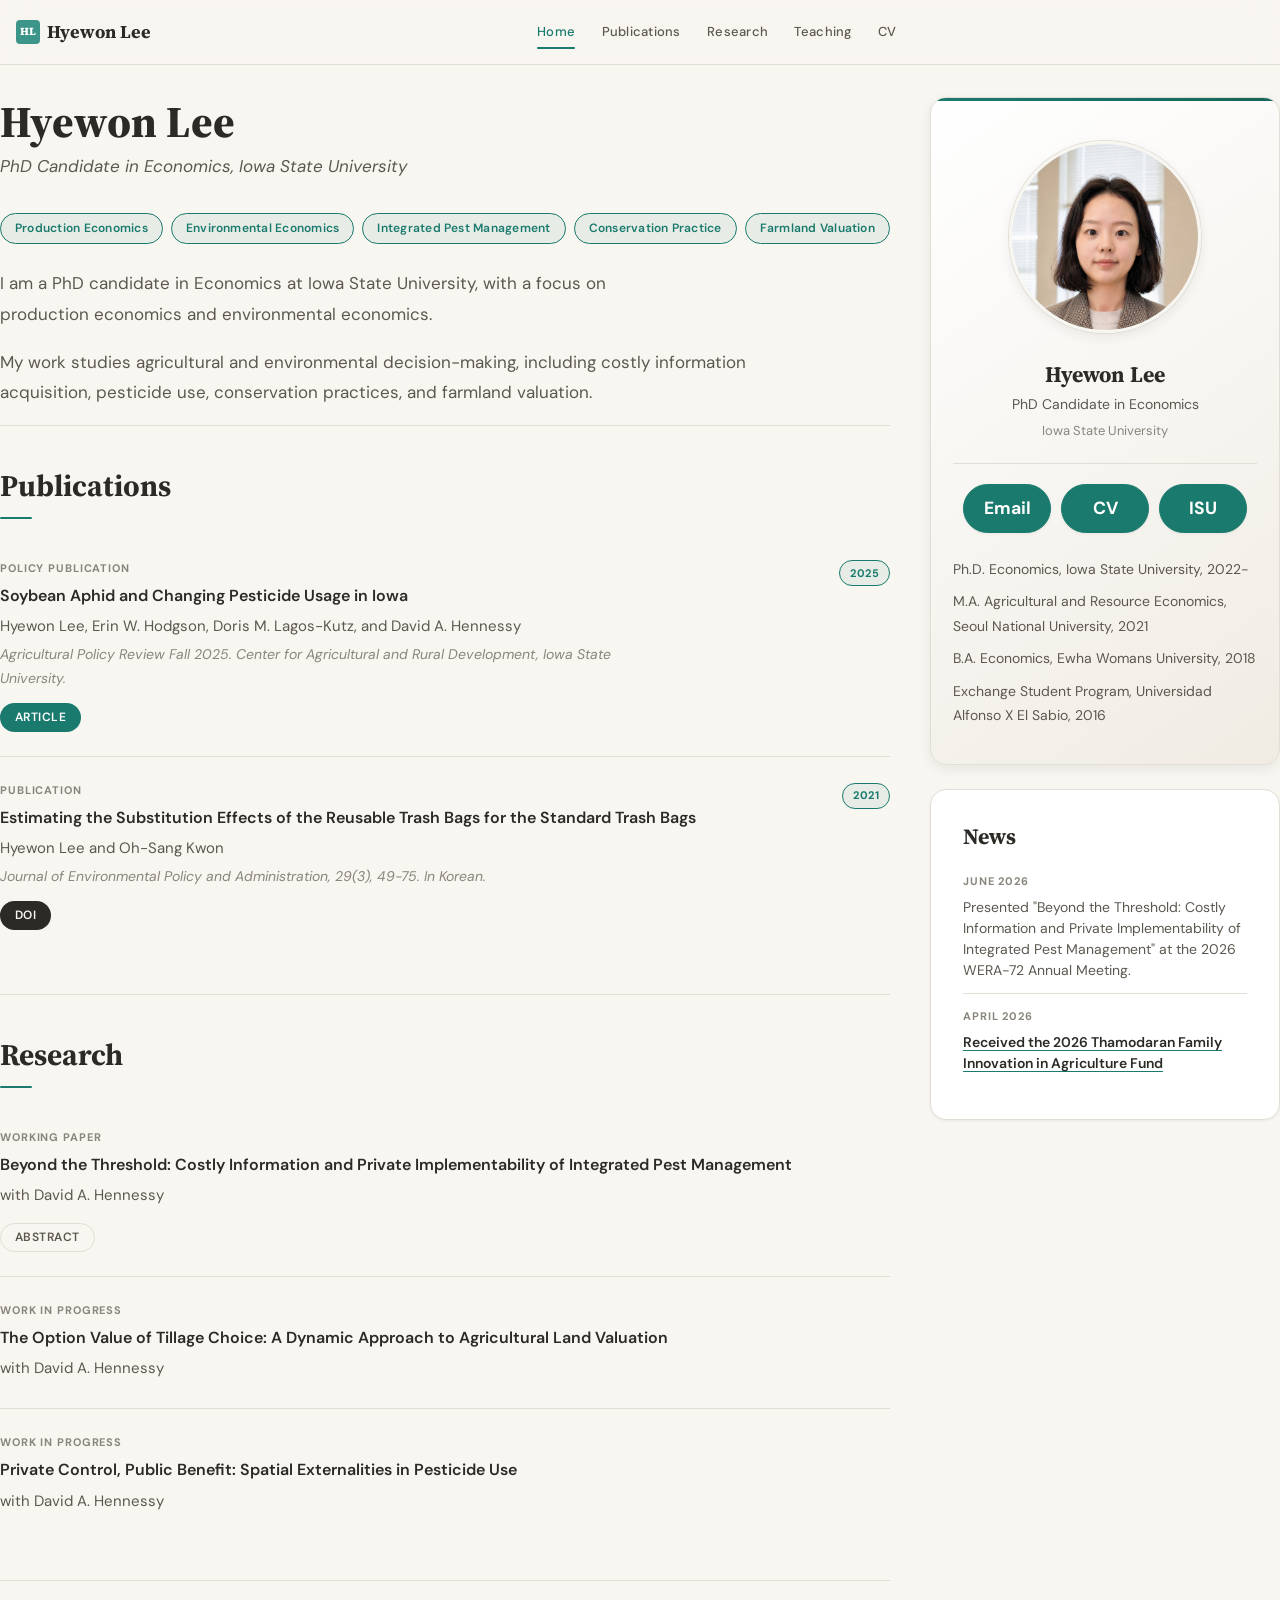
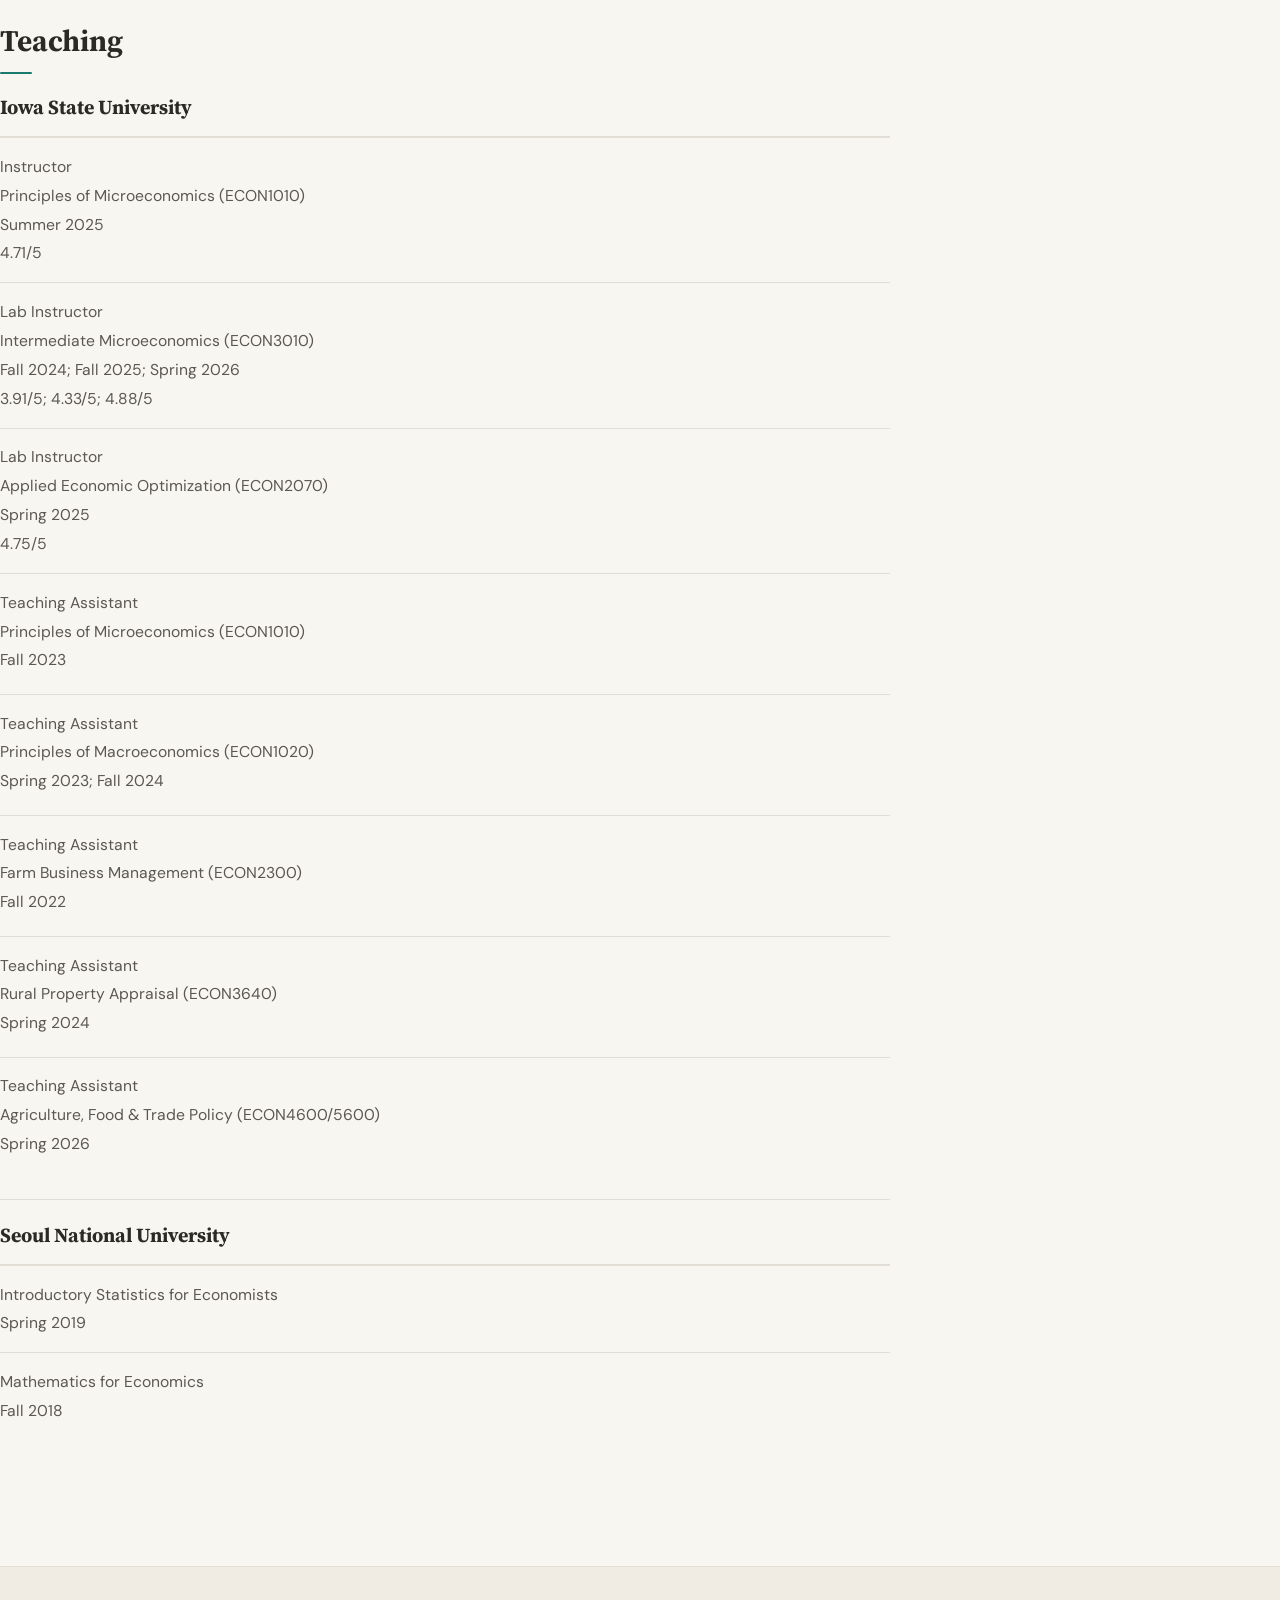
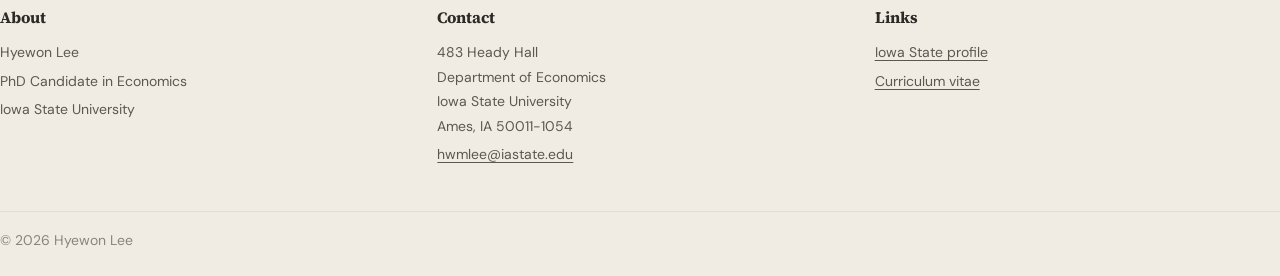
<file: index.html>
<!doctype html>
<html lang="en">
  <head>
    <meta charset="utf-8" />
    <meta name="viewport" content="width=device-width, initial-scale=1" />
    <meta
      name="description"
      content="Hyewon Lee is a PhD candidate in Economics at Iowa State University researching production economics, environmental economics, integrated pest management, pesticide use, conservation practices, and farmland valuation."
    />
    <meta name="author" content="Hyewon Lee" />
    <meta name="robots" content="index, follow" />
    <meta name="googlebot" content="index, follow" />
    <meta name="theme-color" content="#1a7a6d" />
    <title>Hyewon Lee | Economics PhD Candidate at Iowa State University</title>
    <link rel="canonical" href="https://hwmlee29.github.io/" />
    <link rel="me" href="https://www.econ.iastate.edu/people/hyewon-lee" />
    <link rel="sitemap" type="application/xml" href="/sitemap.xml" />
    <meta property="og:type" content="profile" />
    <meta property="og:url" content="https://hwmlee29.github.io/" />
    <meta property="og:site_name" content="Hyewon Lee" />
    <meta
      property="og:title"
      content="Hyewon Lee | Economics PhD Candidate at Iowa State University"
    />
    <meta
      property="og:description"
      content="Research in production economics, environmental economics, integrated pest management, pesticide use, conservation practices, and farmland valuation."
    />
    <meta property="og:image" content="https://hwmlee29.github.io/assets/profile.jpg" />
    <meta property="og:image:alt" content="Portrait of Hyewon Lee" />
    <meta property="profile:first_name" content="Hyewon" />
    <meta property="profile:last_name" content="Lee" />
    <meta name="twitter:card" content="summary" />
    <meta
      name="twitter:title"
      content="Hyewon Lee | Economics PhD Candidate at Iowa State University"
    />
    <meta
      name="twitter:description"
      content="Research in production economics, environmental economics, integrated pest management, pesticide use, conservation practices, and farmland valuation."
    />
    <meta name="twitter:image" content="https://hwmlee29.github.io/assets/profile.jpg" />
    <link rel="preconnect" href="https://fonts.googleapis.com" />
    <link rel="preconnect" href="https://fonts.gstatic.com" crossorigin />
    <link
      href="https://fonts.googleapis.com/css2?family=DM+Sans:wght@400;500;600;700&family=Source+Serif+4:opsz,wght@8..60,600;8..60,700;8..60,800&display=swap"
      rel="stylesheet"
    />
    <link rel="icon" href="./assets/favicon.svg" type="image/svg+xml" />
    <link rel="stylesheet" href="./styles.css" />
    <script type="application/ld+json">
      {
        "@context": "https://schema.org",
        "@graph": [
          {
            "@type": "WebSite",
            "@id": "https://hwmlee29.github.io/#website",
            "url": "https://hwmlee29.github.io/",
            "name": "Hyewon Lee",
            "description": "Academic homepage for Hyewon Lee, PhD candidate in Economics at Iowa State University.",
            "inLanguage": "en"
          },
          {
            "@type": "ProfilePage",
            "@id": "https://hwmlee29.github.io/#profile-page",
            "url": "https://hwmlee29.github.io/",
            "name": "Hyewon Lee | Economics",
            "description": "Hyewon Lee is a PhD candidate in Economics at Iowa State University researching production economics, environmental economics, integrated pest management, pesticide use, conservation practices, and farmland valuation.",
            "inLanguage": "en",
            "isPartOf": {
              "@id": "https://hwmlee29.github.io/#website"
            },
            "mainEntity": {
              "@id": "https://hwmlee29.github.io/#hyewon-lee"
            }
          },
          {
            "@type": "Person",
            "@id": "https://hwmlee29.github.io/#hyewon-lee",
            "name": "Hyewon Lee",
            "givenName": "Hyewon",
            "familyName": "Lee",
            "url": "https://hwmlee29.github.io/",
            "image": "https://hwmlee29.github.io/assets/profile.jpg",
            "email": "mailto:hwmlee@iastate.edu",
            "jobTitle": "PhD Candidate in Economics",
            "affiliation": {
              "@type": "CollegeOrUniversity",
              "name": "Iowa State University",
              "url": "https://www.iastate.edu/"
            },
            "alumniOf": [
              {
                "@type": "CollegeOrUniversity",
                "name": "Seoul National University",
                "url": "https://en.snu.ac.kr/"
              },
              {
                "@type": "CollegeOrUniversity",
                "name": "Ewha Womans University",
                "url": "https://www.ewha.ac.kr/"
              }
            ],
            "address": {
              "@type": "PostalAddress",
              "streetAddress": "483 Heady Hall, Department of Economics, Iowa State University",
              "addressLocality": "Ames",
              "addressRegion": "IA",
              "postalCode": "50011-1054",
              "addressCountry": "US"
            },
            "knowsAbout": [
              "Production economics",
              "Environmental economics",
              "Integrated Pest Management",
              "Pesticide use",
              "Conservation practices",
              "Farmland valuation",
              "Agricultural policy"
            ],
            "sameAs": [
              "https://www.econ.iastate.edu/people/hyewon-lee"
            ]
          }
        ]
      }
    </script>
  </head>
  <body>
    <header class="navbar">
      <div class="nav-inner">
        <a class="navbar-brand" href="#top" aria-label="Hyewon Lee home">
          <span class="brand-mark">HL</span>
          <span>Hyewon Lee</span>
        </a>

        <input class="nav-toggle" type="checkbox" id="nav-toggle" />
        <label class="navbar-toggler" for="nav-toggle" aria-label="Toggle navigation">
          <span></span>
          <span></span>
          <span></span>
        </label>

        <nav class="navbar-nav" aria-label="Primary navigation">
          <a class="active" href="#top">Home</a>
          <a href="#publications">Publications</a>
          <a href="#research">Research</a>
          <a href="#teaching">Teaching</a>
          <a href="./assets/CV_Hyewon.pdf">CV</a>
        </nav>
      </div>
    </header>

    <main id="top" class="home-grid">
      <div class="home-content">
        <section class="intro" aria-labelledby="intro-heading">
          <h1 id="intro-heading" class="home-hero">Hyewon Lee</h1>
          <p class="home-hero-sub">
            PhD Candidate in Economics, Iowa State University
          </p>

          <div class="chip-container" aria-label="Research areas">
            <a class="chip" href="#research">Production Economics</a>
            <a class="chip" href="#research">Environmental Economics</a>
            <a class="chip" href="#research">Integrated Pest Management</a>
            <a class="chip" href="#research">Conservation Practice</a>
            <a class="chip" href="#research">Farmland Valuation</a>
          </div>

          <p>
            I am a PhD candidate in Economics at Iowa State University, with a
            focus on production&nbsp;economics and environmental economics.
          </p>
          <p>
            My work studies agricultural and environmental decision-making,
            including costly information acquisition, pesticide use, conservation
            practices, and farmland valuation.
          </p>
        </section>

        <section
          id="publications"
          class="section"
          aria-labelledby="publications-heading"
        >
          <h2 id="publications-heading">Publications</h2>

          <article class="pub-entry">
            <span class="year-badge">2025</span>
            <p class="pub-type">Policy Publication</p>
            <h3 class="pub-title">Soybean Aphid and Changing Pesticide Usage in Iowa</h3>
            <p class="pub-authors">
              Hyewon Lee, Erin W. Hodgson, Doris M. Lagos-Kutz, and David A.
              Hennessy
            </p>
            <p class="pub-venue">
              Agricultural Policy Review Fall 2025. Center for Agricultural and
              Rural Development, Iowa State University.
            </p>
            <div class="pub-actions">
              <a
                class="btn-pill btn-website"
                href="https://agpolicyreview.card.iastate.edu/fall-2025/soybean-aphid-and-changing-pesticide-use-iowa"
                target="_blank"
                rel="noreferrer"
              >
                Article
              </a>
            </div>
          </article>

          <article class="pub-entry">
            <span class="year-badge">2021</span>
            <p class="pub-type">Publication</p>
            <h3 class="pub-title">
              Estimating the Substitution Effects of the Reusable Trash Bags for
              the Standard Trash Bags
            </h3>
            <p class="pub-authors">Hyewon Lee and Oh-Sang Kwon</p>
            <p class="pub-venue">
              Journal of Environmental Policy and Administration, 29(3), 49-75.
              In Korean.
            </p>
            <div class="pub-actions">
              <a
                class="btn-pill btn-doi"
                href="https://doi.org/10.15301/jepa.2021.29.3.49"
                target="_blank"
                rel="noreferrer"
              >
                DOI
              </a>
            </div>
          </article>
        </section>

        <section id="research" class="section" aria-labelledby="research-heading">
          <h2 id="research-heading">Research</h2>

          <article class="pub-entry">
            <p class="pub-type">Working Paper</p>
            <h3 class="pub-title">
              Beyond the Threshold: Costly Information and Private
              Implementability of Integrated Pest Management
            </h3>
            <p class="pub-authors">with David A. Hennessy</p>
            <details>
              <summary class="btn-pill btn-abstract">Abstract</summary>
              <p>
                Integrated Pest Management (IPM) is built around a simple
                operational rule: scout the field, compare pest density to an
                economic threshold, and spray only when expected damage exceeds
                the cost of control. A broad literature documents that
                threshold-based recommendations are unevenly implemented in
                practice, citing limited familiarity with IPM principles,
                uncertainty about localized effectiveness, and the time and cost
                of field monitoring as recurring barriers. Soybean aphid
                management in the U.S. Midwest reflects this pattern: foliar
                spraying responds only weakly to realized pest pressure,
                farmer-level management rules are persistent and heterogeneous,
                and many growers rely on prophylactic neonicotinoid seed
                treatments that bypass early within-season scouting.
              </p>
              <p>
                This paper embeds costly and imperfect scouting directly into
                the economic-threshold framework. Farmers hold prior beliefs
                over latent short-run aphid growth, choose whether to acquire
                information through scouting, update beliefs if scouting occurs,
                and then decide whether to spray. The model jointly determines
                the treatment and information margins and shows that the
                densities at which information could change the spray decision
                need not be densities at which a grower would privately pay to
                acquire it. Calibrated to pesticide-use survey data,
                untreated-plot aphid data, and observed custom rates, the model
                implies a season-level value of growth-state information with a
                mean of $0.25 and a maximum of $3.17 per acre, against a
                monitoring cost of $4.61. The value lies below the cost in every
                observed plot-season. A perfect full-field benchmark shows that
                exact density-path and timing information can be valuable in
                high-pressure environments, yet an imperfect path monitor at
                benchmark reliability yields incremental values below observed
                monitoring costs across public-information cells. What
                monitoring is worth depends on what it reveals: a signal that
                only sharpens the short-run growth outlook is the low-value one,
                while richer density-path information is worth more but, when
                imperfect, still does not cover its cost. The margin that binds
                is a joint one, set by monitoring cost, signal precision, and
                information content together. As monitoring technology lowers
                costs and improves signal quality, scouting becomes the default
                mode of management where information can change the action.
              </p>
            </details>
          </article>

          <article class="pub-entry">
            <p class="pub-type">Work in Progress</p>
            <h3 class="pub-title">
              The Option Value of Tillage Choice: A Dynamic Approach to
              Agricultural Land Valuation
            </h3>
            <p class="pub-authors">with David A. Hennessy</p>
          </article>

          <article class="pub-entry">
            <p class="pub-type">Work in Progress</p>
            <h3 class="pub-title">
              Private Control, Public Benefit: Spatial Externalities in Pesticide Use
            </h3>
            <p class="pub-authors">with David A. Hennessy</p>
          </article>
        </section>

        <section id="teaching" class="section" aria-labelledby="teaching-heading">
          <h2 id="teaching-heading">Teaching</h2>

          <div class="teaching-group">
            <h3>Iowa State University</h3>
            <div class="teaching-table" role="table" aria-label="Teaching at Iowa State University">
              <div class="teaching-row teaching-head" role="row">
                <span role="columnheader">Role</span>
                <span role="columnheader">Course</span>
                <span role="columnheader">Terms</span>
                <span role="columnheader">Evaluation</span>
              </div>
              <div class="teaching-row" role="row">
                <span role="cell">Instructor</span>
                <span role="cell">Principles of Microeconomics (ECON1010)</span>
                <span role="cell">Summer 2025</span>
                <span role="cell">4.71/5</span>
              </div>
              <div class="teaching-row" role="row">
                <span role="cell">Lab Instructor</span>
                <span role="cell">Intermediate Microeconomics (ECON3010)</span>
                <span role="cell">Fall 2024; Fall 2025; Spring 2026</span>
                <span role="cell">3.91/5; 4.33/5; 4.88/5</span>
              </div>
              <div class="teaching-row" role="row">
                <span role="cell">Lab Instructor</span>
                <span role="cell">Applied Economic Optimization (ECON2070)</span>
                <span role="cell">Spring 2025</span>
                <span role="cell">4.75/5</span>
              </div>
              <div class="teaching-row" role="row">
                <span role="cell">Teaching Assistant</span>
                <span role="cell">Principles of Microeconomics (ECON1010)</span>
                <span role="cell">Fall 2023</span>
                <span role="cell"></span>
              </div>
              <div class="teaching-row" role="row">
                <span role="cell">Teaching Assistant</span>
                <span role="cell">Principles of Macroeconomics (ECON1020)</span>
                <span role="cell">Spring 2023; Fall 2024</span>
                <span role="cell"></span>
              </div>
              <div class="teaching-row" role="row">
                <span role="cell">Teaching Assistant</span>
                <span role="cell">Farm Business Management (ECON2300)</span>
                <span role="cell">Fall 2022</span>
                <span role="cell"></span>
              </div>
              <div class="teaching-row" role="row">
                <span role="cell">Teaching Assistant</span>
                <span role="cell">Rural Property Appraisal (ECON3640)</span>
                <span role="cell">Spring 2024</span>
                <span role="cell"></span>
              </div>
              <div class="teaching-row" role="row">
                <span role="cell">Teaching Assistant</span>
                <span role="cell">Agriculture, Food &amp; Trade Policy (ECON4600/5600)</span>
                <span role="cell">Spring 2026</span>
                <span role="cell"></span>
              </div>
            </div>
          </div>

          <div class="teaching-group">
            <h3>Seoul National University</h3>
            <div class="teaching-table compact" role="table" aria-label="Teaching at Seoul National University">
              <div class="teaching-row teaching-head" role="row">
                <span role="columnheader">Course</span>
                <span role="columnheader">Term</span>
              </div>
              <div class="teaching-row" role="row">
                <span role="cell">Introductory Statistics for Economists</span>
                <span role="cell">Spring 2019</span>
              </div>
              <div class="teaching-row" role="row">
                <span role="cell">Mathematics for Economics</span>
                <span role="cell">Fall 2018</span>
              </div>
            </div>
          </div>
        </section>

      </div>

      <aside class="sidebar" aria-label="Profile sidebar">
        <section class="profile-card">
          <img
            class="profile-photo"
            src="./assets/profile.jpg"
            alt="Portrait of Hyewon Lee"
            width="192"
            height="192"
            decoding="async"
          />
          <h2 class="profile-name">Hyewon Lee</h2>
          <p class="profile-title">PhD Candidate in Economics</p>
          <p class="profile-institution">Iowa State University</p>
          <div class="profile-links">
            <a
              class="icon-link"
              href="mailto:hwmlee@iastate.edu"
              title="Email"
              aria-label="Email Hyewon Lee"
            >
              Email
            </a>
            <a class="icon-link" href="./assets/CV_Hyewon.pdf" title="CV">CV</a>
            <a
              class="icon-link"
              href="https://www.econ.iastate.edu/people/hyewon-lee"
              target="_blank"
              rel="noreferrer"
              title="Iowa State profile"
            >
              ISU
            </a>
          </div>
          <ul class="profile-education">
            <li>Ph.D. Economics, Iowa State University, 2022-</li>
            <li>M.A. Agricultural and Resource Economics, Seoul National University, 2021</li>
            <li>B.A. Economics, Ewha Womans University, 2018</li>
            <li>Exchange Student Program, Universidad Alfonso X El Sabio, 2016</li>
          </ul>
        </section>

        <section class="section-card">
          <h2>News</h2>
          <div class="news-timeline">
            <article class="news-item">
              <p class="news-date">June 2026</p>
              <p class="news-headline">
                Presented "Beyond the Threshold: Costly Information and Private
                Implementability of Integrated Pest Management" at the 2026
                WERA-72 Annual Meeting.
              </p>
            </article>
            <article class="news-item">
              <p class="news-date">April 2026</p>
              <p class="news-headline">
                <a
                  href="https://www.cals.iastate.edu/news/2026/pursuit-optimal-pesticide-use"
                  target="_blank"
                  rel="noreferrer"
                >
                  Received the 2026 Thamodaran Family Innovation in Agriculture
                  Fund
                </a>
              </p>
            </article>
          </div>
        </section>
      </aside>
    </main>

    <footer class="site-footer">
      <div class="footer-inner">
        <section>
          <h2>About</h2>
          <p>Hyewon Lee</p>
          <p>PhD Candidate in Economics</p>
          <p>Iowa State University</p>
        </section>
        <section>
          <h2>Contact</h2>
          <p>
            483 Heady Hall<br />
            Department of Economics<br />
            Iowa State University<br />
            Ames, IA 50011-1054
          </p>
          <a href="mailto:hwmlee@iastate.edu">hwmlee@iastate.edu</a>
        </section>
        <section>
          <h2>Links</h2>
          <a
            href="https://www.econ.iastate.edu/people/hyewon-lee"
            target="_blank"
            rel="noreferrer"
          >
            Iowa State profile
          </a>
          <a href="./assets/CV_Hyewon.pdf">Curriculum vitae</a>
        </section>
      </div>
      <div class="footer-bottom">
        <span>&copy; <span id="year">2026</span> Hyewon Lee</span>
      </div>
    </footer>

    <script src="./script.js"></script>
  </body>
</html>
</file>
<file: styles.css>
:root {
  color-scheme: light;
  --accent: #1a7a6d;
  --accent-hover: #15655a;
  --accent-light: rgba(26, 122, 109, 0.08);
  --bg-primary: #f8f6f1;
  --bg-secondary: #f0ece4;
  --bg-card: #ffffff;
  --text-primary: #2c2a25;
  --text-secondary: #5c5850;
  --text-muted: #8a857c;
  --border-color: #e2ded6;
  --shadow-sm: 0 1px 3px rgba(44, 42, 37, 0.06);
  --shadow-md: 0 4px 12px rgba(44, 42, 37, 0.08);
  --shadow-lg: 0 8px 24px rgba(44, 42, 37, 0.1);
  --container-max: 1360px;
  --nav-max: 1388px;
  --radius-sm: 0.25rem;
  --radius-md: 0.5rem;
  --radius-lg: 0.75rem;
  --radius-xl: 1rem;
  --radius-full: 9999px;
  --transition-fast: 150ms ease;
  --transition-base: 250ms ease;
}

* {
  box-sizing: border-box;
}

html {
  scroll-behavior: smooth;
}

body {
  margin: 0;
  background: var(--bg-primary);
  color: var(--text-primary);
  font-family:
    "DM Sans",
    -apple-system,
    BlinkMacSystemFont,
    "Segoe UI",
    Roboto,
    sans-serif;
  font-size: 1rem;
  line-height: 1.75;
}

a {
  color: var(--accent);
  text-decoration-thickness: 0.08em;
  text-underline-offset: 0.2em;
  transition: color var(--transition-fast);
}

a:hover,
a:focus-visible {
  color: var(--accent-hover);
}

h1,
h2,
h3,
h4,
h5,
h6 {
  color: var(--text-primary);
  font-family: "Source Serif 4", Georgia, "Times New Roman", serif;
  font-weight: 700;
  letter-spacing: 0;
  line-height: 1.3;
  margin: 2.5rem 0 1rem;
}

h1 {
  font-size: 2.75rem;
  font-weight: 800;
  line-height: 1.15;
}

h2 {
  font-size: 1.875rem;
}

h2::after {
  background-color: var(--accent);
  border-radius: 1px;
  content: "";
  display: block;
  height: 2px;
  margin-top: 0.75rem;
  width: 2rem;
}

h3 {
  font-size: 1.375rem;
}

p,
li {
  color: var(--text-secondary);
  max-width: 65ch;
  overflow-wrap: anywhere;
}

strong {
  color: var(--text-primary);
}

.navbar {
  backdrop-filter: saturate(180%) blur(16px);
  background-color: rgba(248, 246, 241, 0.8);
  border-bottom: 1px solid var(--border-color);
  position: sticky;
  top: 0;
  z-index: 100;
}

.nav-inner {
  align-items: center;
  display: flex;
  gap: 1.15rem;
  height: 64px;
  margin: 0 auto;
  max-width: var(--nav-max);
  padding: 0 1rem;
}

.navbar-brand {
  align-items: center;
  color: var(--text-primary);
  display: inline-flex;
  flex: 0 0 auto;
  font-family: "Source Serif 4", Georgia, serif;
  font-size: 1.125rem;
  font-weight: 700;
  gap: 0.45rem;
  text-decoration: none;
  white-space: nowrap;
}

.brand-mark {
  align-items: center;
  background: #3b9588;
  border-radius: var(--radius-sm);
  color: #ffffff;
  display: inline-flex;
  font-family: "Source Serif 4", Georgia, serif;
  font-size: 0.68rem;
  font-weight: 800;
  height: 1.5rem;
  justify-content: center;
  letter-spacing: 0;
  width: 1.5rem;
}

.navbar-nav {
  align-items: center;
  display: flex;
  flex: 1 1 auto;
  gap: 0.35rem;
  justify-content: center;
}

.navbar-nav a {
  border-radius: var(--radius-sm);
  color: var(--text-secondary);
  font-size: 0.8125rem;
  font-weight: 500;
  letter-spacing: 0.02em;
  padding: 0.5rem 0.65rem;
  position: relative;
  text-decoration: none;
}

.navbar-nav a:hover,
.navbar-nav a:focus-visible {
  background-color: var(--accent-light);
  color: var(--accent);
  outline: none;
}

.navbar-nav a.active {
  color: var(--accent);
}

.navbar-nav a.active::after {
  background-color: var(--accent);
  border-radius: 1px;
  bottom: 0.15rem;
  content: "";
  height: 2px;
  left: 0.65rem;
  position: absolute;
  right: 0.65rem;
}

.nav-toggle,
.navbar-toggler {
  display: none;
}

.home-grid {
  align-items: start;
  display: grid;
  gap: 2.5rem;
  grid-template-columns: minmax(0, 1fr) 350px;
  margin: 0 auto;
  max-width: var(--container-max);
  padding: 2rem 0 4rem;
}

.home-content {
  min-width: 0;
}

.home-hero {
  font-size: 2.75rem;
  letter-spacing: 0;
  line-height: 1.15;
  margin: 0 0 0.25rem;
}

.home-hero::after {
  display: none;
}

.home-hero-sub {
  color: var(--text-secondary);
  font-size: 1.0625rem;
  font-style: italic;
  margin: 0 0 2rem;
  max-width: none;
}

.intro > p:not(.home-hero-sub) {
  color: var(--text-secondary);
  font-size: 1.0625rem;
  line-height: 1.8;
}

.chip-container {
  display: flex;
  flex-wrap: wrap;
  gap: 0.5rem;
  margin: 1rem 0 1.5rem;
}

.chip {
  background-color: var(--accent-light);
  border: 1px solid var(--accent);
  border-radius: var(--radius-full);
  color: var(--accent);
  display: inline-block;
  font-size: 0.75rem;
  font-weight: 600;
  letter-spacing: 0.02em;
  padding: 0.25rem 0.875rem;
  text-decoration: none;
}

.chip:hover,
.chip:focus-visible {
  background-color: var(--accent);
  color: #ffffff;
}

.section {
  border-top: 1px solid var(--border-color);
  padding: 2.5rem 0;
}

.section h2:first-child {
  margin-top: 0;
}

.pub-entry {
  border-bottom: 1px solid var(--border-color);
  padding: 1.5rem 0;
  position: relative;
}

.pub-entry:last-child {
  border-bottom: 0;
}

.pub-type,
.role {
  color: var(--text-muted);
  font-size: 0.6875rem;
  font-weight: 700;
  letter-spacing: 0.08em;
  margin: 0 0 0.35rem;
  text-transform: uppercase;
}

.pub-title {
  color: var(--text-primary);
  font-family: "DM Sans", sans-serif;
  font-size: 1rem;
  font-weight: 600;
  line-height: 1.5;
  margin: 0 0 0.35rem;
}

.pub-authors {
  color: var(--text-secondary);
  font-size: 0.9375rem;
  margin: 0.15rem 0;
}

.pub-venue {
  color: var(--text-muted);
  font-size: 0.875rem;
  font-style: italic;
  margin: 0.15rem 0;
}

.pub-actions {
  display: flex;
  flex-wrap: wrap;
  gap: 0.5rem;
  margin-top: 0.75rem;
}

.year-badge {
  background-color: var(--accent-light);
  border: 1px solid var(--accent);
  border-radius: var(--radius-full);
  color: var(--accent);
  float: right;
  font-size: 0.6875rem;
  font-weight: 700;
  letter-spacing: 0.04em;
  margin: 0.1rem 0 0.5rem 0.75rem;
  padding: 0.15rem 0.625rem;
}

.btn-pill {
  border: 1px solid transparent;
  border-radius: var(--radius-full);
  cursor: pointer;
  display: inline-block;
  font-size: 0.75rem;
  font-weight: 600;
  letter-spacing: 0.04em;
  line-height: 1.6;
  padding: 0.25rem 0.875rem;
  text-decoration: none;
  text-transform: uppercase;
  transition:
    background-color var(--transition-fast),
    border-color var(--transition-fast),
    color var(--transition-fast);
}

.btn-pdf,
.btn-website {
  background-color: var(--accent);
  color: #ffffff;
}

.btn-pdf:hover,
.btn-pdf:focus-visible,
.btn-website:hover,
.btn-website:focus-visible {
  background-color: var(--accent-hover);
  color: #ffffff;
}

.btn-doi {
  background-color: var(--text-primary);
  color: var(--bg-primary);
}

.btn-doi:hover,
.btn-doi:focus-visible {
  color: var(--bg-primary);
  opacity: 0.85;
}

.btn-abstract {
  background-color: transparent;
  border-color: var(--border-color);
  color: var(--text-secondary);
  list-style: none;
  margin-top: 0.75rem;
}

.btn-abstract:hover,
.btn-abstract:focus-visible {
  border-color: var(--accent);
  color: var(--accent);
}

summary::-webkit-details-marker {
  display: none;
}

details p {
  font-size: 0.9375rem;
  margin-top: 1rem;
}

.teaching-group {
  border-bottom: 1px solid var(--border-color);
  padding: 1.35rem 0;
}

.teaching-group:first-of-type {
  padding-top: 0.25rem;
}

.teaching-group:last-child {
  border-bottom: 0;
}

.teaching-group h3 {
  font-size: 1.25rem;
  margin-top: 0;
}

.teaching-table {
  border-top: 1px solid var(--border-color);
  overflow: visible;
}

.teaching-row {
  display: grid;
  gap: 0.28rem;
  grid-template-columns: 1fr;
  padding: 1.05rem 0;
}

.teaching-row + .teaching-row {
  border-top: 1px solid var(--border-color);
}

.teaching-row span {
  color: var(--text-secondary);
  font-size: 0.98rem;
  line-height: 1.55;
  min-width: 0;
  overflow-wrap: break-word;
}

.teaching-head {
  display: none;
}

.sidebar {
  display: grid;
  gap: 1.5rem;
}

.profile-card,
.section-card {
  background: var(--bg-card);
  border: 1px solid var(--border-color);
  border-radius: var(--radius-xl);
}

.profile-card {
  background: linear-gradient(145deg, var(--bg-card) 0%, var(--bg-secondary) 100%);
  box-shadow: var(--shadow-md);
  overflow: hidden;
  padding: 2.7rem 1.4rem 2rem;
  position: relative;
  text-align: center;
}

.profile-card::before {
  background: linear-gradient(90deg, var(--accent), var(--accent-hover));
  content: "";
  height: 3px;
  left: 0;
  position: absolute;
  right: 0;
  top: 0;
}

.profile-photo {
  border: 3px solid var(--bg-primary);
  border-radius: 50%;
  box-shadow:
    0 0 0 1px var(--border-color),
    var(--shadow-md);
  height: 192px;
  margin: 0 auto 1.1rem;
  object-fit: cover;
  object-position: center top;
  width: 192px;
}

.profile-name {
  font-size: 1.375rem;
  margin: 0 0 0.25rem;
}

.profile-name::after,
.section-card h2::after,
.site-footer h2::after {
  display: none;
}

.profile-title {
  color: var(--text-secondary);
  font-size: 0.875rem;
  margin: 0;
}

.profile-institution {
  color: var(--text-muted);
  font-size: 0.8125rem;
  margin: 0.2rem 0 0;
}

.profile-links {
  border-top: 1px solid var(--border-color);
  display: flex;
  flex-wrap: wrap;
  gap: 0.6rem;
  justify-content: center;
  margin-top: 1.25rem;
  padding-top: 1.25rem;
}

.icon-link {
  align-items: center;
  background-color: var(--accent);
  border: 1px solid var(--accent);
  border-radius: var(--radius-full);
  box-shadow: var(--shadow-sm);
  color: #ffffff;
  display: inline-flex;
  font-size: 1.1rem;
  font-weight: 700;
  height: 3.05rem;
  justify-content: center;
  min-width: 5.5rem;
  padding: 0 1rem;
  text-decoration: none;
}

.icon-link:hover,
.icon-link:focus-visible {
  background-color: var(--accent-hover);
  border-color: var(--accent-hover);
  color: #ffffff;
}

.profile-education {
  list-style: none;
  margin: 1.25rem 0 0;
  padding: 0;
  text-align: left;
}

.profile-education li {
  color: var(--text-secondary);
  font-size: 0.875rem;
  max-width: none;
  padding: 0.25rem 0;
}

.section-card {
  box-shadow: var(--shadow-sm);
  padding: 2rem;
}

.section-card h2 {
  font-size: 1.375rem;
  margin: 0 0 1.35rem;
}

.news-item {
  border-bottom: 1px solid var(--border-color);
  padding: 0.8rem 0;
}

.news-item:first-child {
  padding-top: 0;
}

.news-item:last-child {
  border-bottom: 0;
}

.news-date {
  color: var(--text-muted);
  font-size: 0.6875rem;
  font-weight: 700;
  letter-spacing: 0.08em;
  margin: 0 0 0.35rem;
  text-transform: uppercase;
}

.news-headline {
  color: var(--text-secondary);
  font-size: 0.875rem;
  line-height: 1.5;
  margin: 0;
}

.news-headline a {
  color: var(--text-primary);
  font-weight: 600;
  text-decoration-color: var(--accent);
}

.site-footer {
  background: var(--bg-secondary);
  border-top: 1px solid var(--border-color);
}

.footer-inner {
  display: grid;
  gap: 2rem;
  grid-template-columns: repeat(3, minmax(0, 1fr));
  margin: 0 auto;
  max-width: var(--container-max);
  padding: 2.5rem 0;
}

.site-footer h2 {
  font-size: 1rem;
  margin: 0 0 0.8rem;
}

.site-footer p,
.site-footer a {
  color: var(--text-secondary);
  display: block;
  font-size: 0.875rem;
  margin: 0.25rem 0;
}

.footer-bottom {
  border-top: 1px solid var(--border-color);
  color: var(--text-muted);
  font-size: 0.875rem;
  margin: 0 auto;
  max-width: var(--container-max);
  padding: 1rem 0 1.5rem;
}

@media (max-width: 1100px) {
  .home-grid,
  .footer-inner,
  .footer-bottom {
    margin-left: 1.5rem;
    margin-right: 1.5rem;
  }
}

@media (max-width: 900px) {
  .nav-inner {
    align-items: center;
    display: grid;
    grid-template-columns: 1fr auto;
    height: auto;
    min-height: 67px;
  }

  .navbar-toggler {
    align-items: center;
    border: 1px solid var(--border-color);
    border-radius: var(--radius-sm);
    cursor: pointer;
    display: inline-flex;
    flex-direction: column;
    gap: 0.28rem;
    height: 2.65rem;
    justify-content: center;
    width: 3.15rem;
  }

  .navbar-toggler span {
    background: var(--text-secondary);
    border-radius: 1px;
    display: block;
    height: 2px;
    width: 1.25rem;
  }

  .navbar-nav {
    display: none;
  }

  .nav-toggle:checked ~ .navbar-nav {
    border-top: 1px solid var(--border-color);
    display: grid;
    gap: 0.2rem;
    grid-column: 1 / -1;
    justify-content: stretch;
    padding: 0.85rem 0 1rem;
  }

  .navbar-nav a {
    font-size: 0.94rem;
    padding: 0.65rem 0.8rem;
  }

  .navbar-nav a.active::after {
    display: none;
  }

  .navbar-nav a.active {
    background-color: var(--accent-light);
  }

  .home-grid {
    grid-template-columns: 1fr;
    padding-top: 2rem;
  }

  .home-hero {
    font-size: 2.1rem;
  }

  .sidebar {
    margin-top: 1rem;
  }

  .profile-card,
  .section-card {
    max-width: 100%;
  }

  .footer-inner {
    grid-template-columns: 1fr;
  }
}

@media (max-width: 560px) {
  .nav-inner,
  .home-grid,
  .footer-inner,
  .footer-bottom {
    margin-left: 0;
    margin-right: 0;
    padding-left: 1.5rem;
    padding-right: 1.5rem;
  }

  .home-grid {
    padding-bottom: 3rem;
  }

  .intro > p:not(.home-hero-sub) {
    font-size: 1rem;
  }

  .year-badge {
    float: none;
    margin: 0 0 0.75rem;
  }

}
</file>
